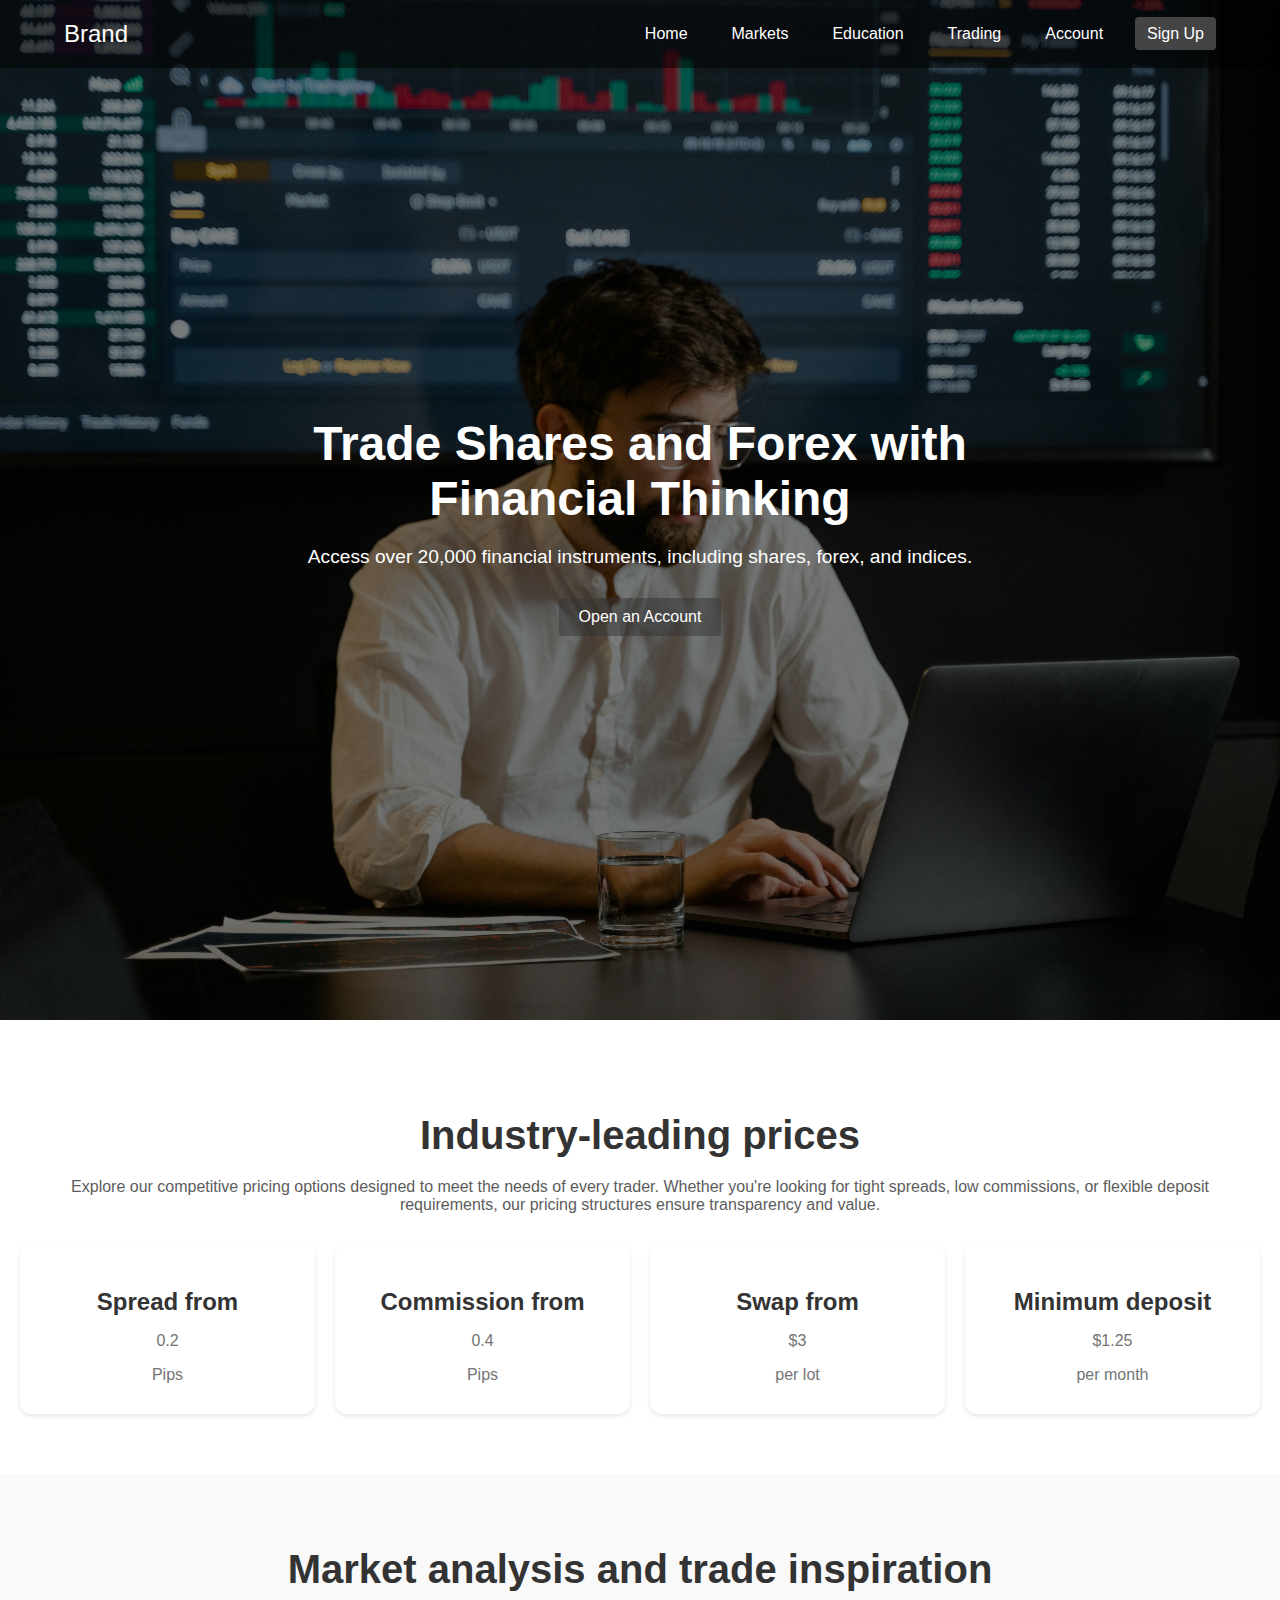
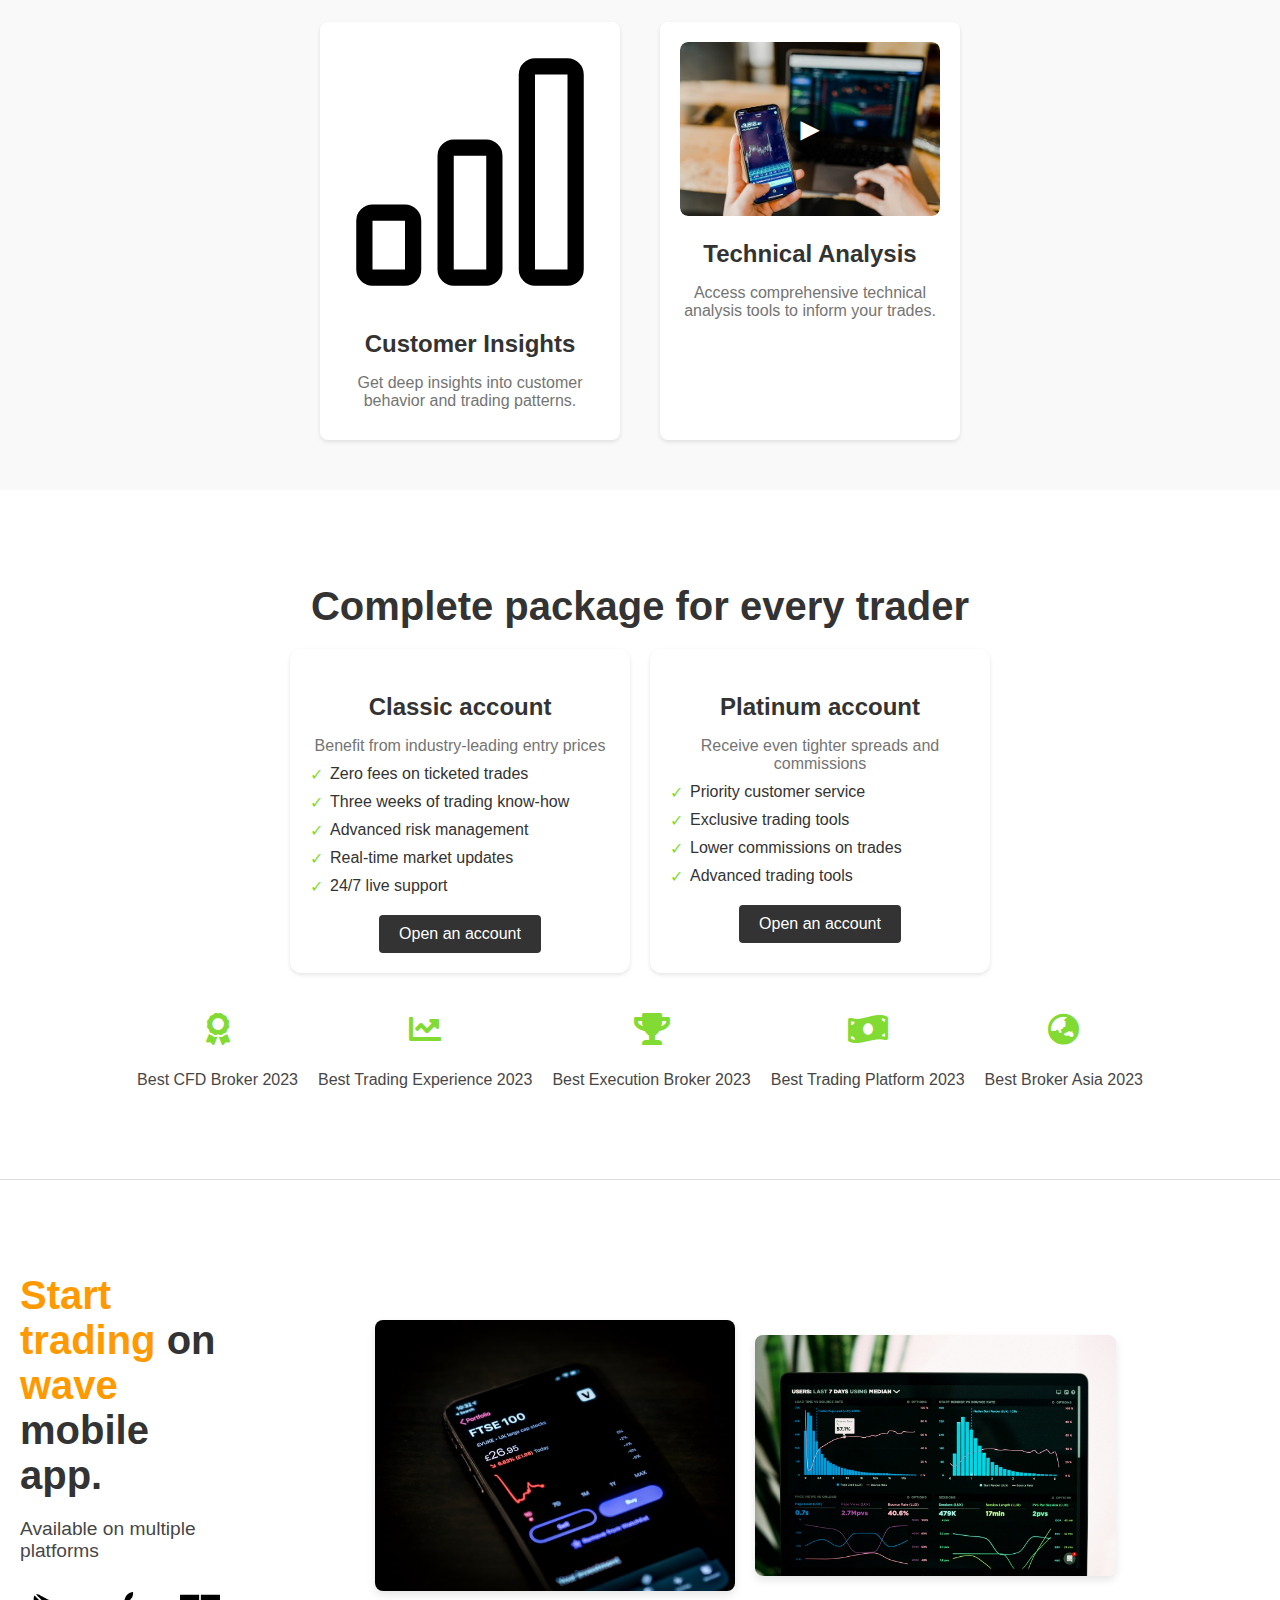
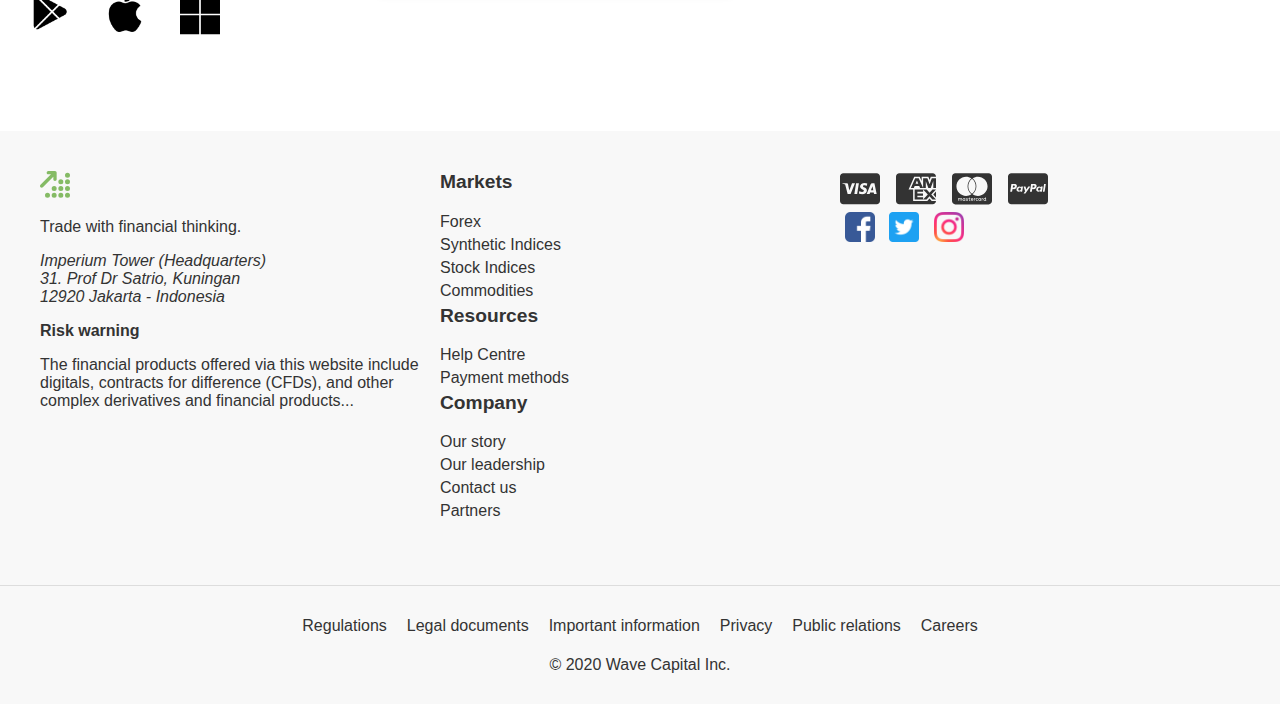
<file: Landing Page/index.html>
<!DOCTYPE html>
<html lang="en">
<head>
    <meta charset="UTF-8">
    <meta name="viewport" content="width=device-width, initial-scale=1.0">
    <title>Landingpage</title>
    <link rel="stylesheet" href="style.css">
    <link rel="stylesheet" href="https://cdnjs.cloudflare.com/ajax/libs/font-awesome/5.15.4/css/all.min.css">
</head>
<body>
    <header class="hero-section">
        <nav>
            <div class="nav-container">
                <a href="#" class="logo">Brand</a>
                <input type="checkbox" id="menu-toggle">
                <label for="menu-toggle" class="menu-icon"><i class="fas fa-bars"></i></label>
                <ul class="menu">
                    <li><a href="#">Home</a></li>
                    <li><a href="#">Markets</a></li>
                    <li><a href="#">Education</a></li>
                    <li><a href="#">Trading</a></li>
                    <li><a href="#">Account</a></li>
                    <li><a href="#" class="signup-link">Sign Up</a></li>
                </ul>
                <ul class="sidebar">
                    <li class="close-button">
                        <a href="#" onclick="hideSidebar()">
                            <svg xmlns="http://www.w3.org/2000/svg" height="26" viewBox="0 96 960 960" width="26">
                                <path d="m249 849-42-42 231-231-231-231 42-42 231 231 231-231 42 42-231 231 231 231-42 42-231-231-231 231Z"/>
                            </svg>
                        </a>
                    </li>
                    <li><a href="#">Home</a></li>
                    <li><a href="#">Markets</a></li>
                    <li><a href="#">Education</a></li>
                    <li><a href="#">Trading</a></li>
                    <li><a href="#">Account</a></li>
                </ul>
            </div>
        </nav>
        <div class="hero-content">
            <h1>Trade Shares and Forex with Financial Thinking</h1>
            <p>Access over 20,000 financial instruments, including shares, forex, and indices.</p>
            <div class="button-group">
                <button>Open an Account</button>
            </div>
        </div>
    </header>
    <section class="prices">
        <h2>Industry-leading prices</h2>
        <p style="opacity: 0.8;">Explore our competitive pricing options designed to meet the needs of every trader. Whether you're looking for tight spreads, low commissions, or flexible deposit requirements, our pricing structures ensure transparency and value.</p>
        <div class="price-cards">
            <div class="card">
                <h3>Spread from</h3>
                <p>0.2</p>
                <p>Pips</p>
            </div>
            <div class="card">
                <h3>Commission from</h3>
                <p>0.4</p>
                <p>Pips</p>
            </div>
            <div class="card">
                <h3>Swap from</h3>
                <p>$3</p>
                <p>per lot</p>
            </div>
            <div class="card">
                <h3>Minimum deposit</h3>
                <p>$1.25</p>
                <p>per month</p>
            </div>
        </div>
    </section>
    <section class="market-analysis">
        <h2>Market analysis and trade inspiration</h2>
        <div class="analysis-cards">
            <div class="card">
                <img src="icons/bar-chart.svg" alt="Customer Insights">
                <h3>Customer Insights</h3>
                <p>Get deep insights into customer behavior and trading patterns.</p>
            </div>
            <div class="card">
                <div class="video-thumbnail">
                    <img src="images/austin-distel-EMPZ7yRZoGw-unsplash.jpg" alt="Technical Analysis">
                    <div class="play-icon">&#9658;</div> 
                </div>
                <h3>Technical Analysis</h3>
                <p>Access comprehensive technical analysis tools to inform your trades.</p>
            </div>
        </div>
    </section>
    <section class="packages">
        <h2><span class="highlight">Complete</span> package for every trader</h2>
        <div class="package-cards">
            <div class="card">
                <h3>Classic account</h3>
                <p>Benefit from industry-leading entry prices</p>
                <ul>
                    <li>Zero fees on ticketed trades</li>
                    <li>Three weeks of trading know-how</li>
                    <li>Advanced risk management</li>
                    <li>Real-time market updates</li>
                    <li>24/7 live support</li>
                </ul>
                <button>Open an account</button>
            </div>
            <div class="card">
                <h3>Platinum account</h3>
                <p>Receive even tighter spreads and commissions</p>
                <ul>
                    <li>Priority customer service</li>
                    <li>Exclusive trading tools</li>
                    <li>Lower commissions on trades</li>
                    <li>Advanced trading tools</li>
                </ul>
                <button>Open an account</button>
            </div>
        </div>
        <div class="awards">
            <div class="award"><i class="fas fa-award"></i><p>Best CFD Broker 2023</p></div>
            <div class="award"><i class="fas fa-chart-line"></i><p>Best Trading Experience 2023</p></div>
            <div class="award"><i class="fas fa-trophy"></i><p>Best Execution Broker 2023</p></div>
            <div class="award"><i class="fas fa-money-bill-wave"></i><p>Best Trading Platform 2023</p></div>
            <div class="award"><i class="fas fa-globe-asia"></i><p>Best Broker Asia 2023</p></div>
        </div>
    </section>
    <section class="start-trading">
        <div class="content">
            <h2><span class="highlight">Start trading</span> on <span class="highlight">wave</span> mobile app.</h2>
            <p>Available on multiple platforms</p>
            <div class="app-icons">
                <a href="#"><img src="icons/googlestore.png" alt="Download from Play Store"></a>
                <a href="#"><img src="icons/appstore (2).png" alt="Download from Apple Store"></a>
                <a href="#"><img src="icons/microsoft.svg" alt="Download from Microsoft Store"></a>
            </div>
        </div>
        <div class="image-container">
            <img src="images/jamie-street-VP4WmibxvcY-unsplash.jpg" alt="Trading App Image 1">
            <img src="images/str2.jpg" alt="Trading App Image 2">
        </div>
    </section>
    
    <footer>
        <div class="footer-container">
            <div class="footer-left">
                <svg xmlns="http://www.w3.org/2000/svg" viewBox="0 0 576 512" width="30px"><!--!Font Awesome Free 6.5.2 by @fontawesome - https://fontawesome.com License - https://fontawesome.com/license/free Copyright 2024 Fonticons, Inc.--><path fill="#85bb65" d="M160 0c-17.7 0-32 14.3-32 32s14.3 32 32 32h50.7L9.4 265.4c-12.5 12.5-12.5 32.8 0 45.3s32.8 12.5 45.3 0L256 109.3V160c0 17.7 14.3 32 32 32s32-14.3 32-32V32c0-17.7-14.3-32-32-32H160zM576 80a48 48 0 1 0 -96 0 48 48 0 1 0 96 0zM448 208a48 48 0 1 0 -96 0 48 48 0 1 0 96 0zM400 384a48 48 0 1 0 0-96 48 48 0 1 0 0 96zm48 80a48 48 0 1 0 -96 0 48 48 0 1 0 96 0zm128 0a48 48 0 1 0 -96 0 48 48 0 1 0 96 0zM272 384a48 48 0 1 0 0-96 48 48 0 1 0 0 96zm48 80a48 48 0 1 0 -96 0 48 48 0 1 0 96 0zM144 512a48 48 0 1 0 0-96 48 48 0 1 0 0 96zM576 336a48 48 0 1 0 -96 0 48 48 0 1 0 96 0zm-48-80a48 48 0 1 0 0-96 48 48 0 1 0 0 96z"/></svg>
                <p>Trade with financial thinking.</p>
                <address>
                    Imperium Tower (Headquarters)<br>
                    31. Prof Dr Satrio, Kuningan<br>
                    12920 Jakarta - Indonesia
                </address>
                <div class="risk-warning">
                    <p><strong>Risk warning</strong></p>
                    <p>The financial products offered via this website include digitals, contracts for difference (CFDs), and other complex derivatives and financial products...</p>
                </div>
            </div>
            <div class="footer-middle">
                <div class="footer-column">
                    <h3>Markets</h3>
                    <ul>
                        <li>Forex</li>
                        <li>Synthetic Indices</li>
                        <li>Stock Indices</li>
                        <li>Commodities</li>
                    </ul>
                </div>
                <div class="footer-column">
                    <h3>Resources</h3>
                    <ul>
                        <li>Help Centre</li>
                        <li>Payment methods</li>
                    </ul>
                </div>
                <div class="footer-column">
                    <h3>Company</h3>
                    <ul>
                        <li>Our story</li>
                        <li>Our leadership</li>
                        <li>Contact us</li>
                        <li>Partners</li>
                    </ul>
                </div>
            </div>
            <div class="footer-right">
                <div class="payment-methods">
                    <svg xmlns="http://www.w3.org/2000/svg" viewBox="0 0 576 512">
                        >
                        <path d="M470.1 231.3s7.6 37.2 9.3 45H446c3.3-8.9 16-43.5 16-43.5-.2 .3 3.3-9.1 5.3-14.9l2.8 13.4zM576 80v352c0 26.5-21.5 48-48 48H48c-26.5 0-48-21.5-48-48V80c0-26.5 21.5-48 48-48h480c26.5 0 48 21.5 48 48zM152.5 331.2L215.7 176h-42.5l-39.3 106-4.3-21.5-14-71.4c-2.3-9.9-9.4-12.7-18.2-13.1H32.7l-.7 3.1c15.8 4 29.9 9.8 42.2 17.1l35.8 135h42.5zm94.4 .2L272.1 176h-40.2l-25.1 155.4h40.1zm139.9-50.8c.2-17.7-10.6-31.2-33.7-42.3-14.1-7.1-22.7-11.9-22.7-19.2 .2-6.6 7.3-13.4 23.1-13.4 13.1-.3 22.7 2.8 29.9 5.9l3.6 1.7 5.5-33.6c-7.9-3.1-20.5-6.6-36-6.6-39.7 0-67.6 21.2-67.8 51.4-.3 22.3 20 34.7 35.2 42.2 15.5 7.6 20.8 12.6 20.8 19.3-.2 10.4-12.6 15.2-24.1 15.2-16 0-24.6-2.5-37.7-8.3l-5.3-2.5-5.6 34.9c9.4 4.3 26.8 8.1 44.8 8.3 42.2 .1 69.7-20.8 70-53zM528 331.4L495.6 176h-31.1c-9.6 0-16.9 2.8-21 12.9l-59.7 142.5H426s6.9-19.2 8.4-23.3H486c1.2 5.5 4.8 23.3 4.8 23.3H528z"/>
                    </svg>
                    <svg xmlns="http://www.w3.org/2000/svg" viewBox="0 0 576 512">
                        
                        <path d="M0 432c0 26.5 21.5 48 48 48H528c26.5 0 48-21.5 48-48v-1.1H514.3l-31.9-35.1-31.9 35.1H246.8V267.1H181L262.7 82.4h78.6l28.1 63.2V82.4h97.2L483.5 130l17-47.6H576V80c0-26.5-21.5-48-48-48H48C21.5 32 0 53.5 0 80V432zm440.4-21.7L482.6 364l42 46.3H576l-68-72.1 68-72.1H525.4l-42 46.7-41.5-46.7H390.5L458 338.6l-67.4 71.6V377.1h-83V354.9h80.9V322.6H307.6V300.2h83V267.1h-122V410.3H440.4zm96.3-72L576 380.2V296.9l-39.3 41.4zm-36.3-92l36.9-100.6V246.3H576V103H515.8l-32.2 89.3L451.7 103H390.5V246.1L327.3 103H276.1L213.7 246.3h43l11.9-28.7h65.9l12 28.7h82.7V146L466 246.3h34.4zM282 185.4l19.5-46.9 19.4 46.9H282z"/>
                    </svg>
                    <svg xmlns="http://www.w3.org/2000/svg" viewBox="0 0 576 512"><!--!Font Awesome Free 6.5.2 by @fontawesome - https://fontawesome.com License - https://fontawesome.com/license/free Copyright 2024 Fonticons, Inc.--><path d="M482.9 410.3c0 6.8-4.6 11.7-11.2 11.7-6.8 0-11.2-5.2-11.2-11.7 0-6.5 4.4-11.7 11.2-11.7 6.6 0 11.2 5.2 11.2 11.7zm-310.8-11.7c-7.1 0-11.2 5.2-11.2 11.7 0 6.5 4.1 11.7 11.2 11.7 6.5 0 10.9-4.9 10.9-11.7-.1-6.5-4.4-11.7-10.9-11.7zm117.5-.3c-5.4 0-8.7 3.5-9.5 8.7h19.1c-.9-5.7-4.4-8.7-9.6-8.7zm107.8 .3c-6.8 0-10.9 5.2-10.9 11.7 0 6.5 4.1 11.7 10.9 11.7 6.8 0 11.2-4.9 11.2-11.7 0-6.5-4.4-11.7-11.2-11.7zm105.9 26.1c0 .3 .3 .5 .3 1.1 0 .3-.3 .5-.3 1.1-.3 .3-.3 .5-.5 .8-.3 .3-.5 .5-1.1 .5-.3 .3-.5 .3-1.1 .3-.3 0-.5 0-1.1-.3-.3 0-.5-.3-.8-.5-.3-.3-.5-.5-.5-.8-.3-.5-.3-.8-.3-1.1 0-.5 0-.8 .3-1.1 0-.5 .3-.8 .5-1.1 .3-.3 .5-.3 .8-.5 .5-.3 .8-.3 1.1-.3 .5 0 .8 0 1.1 .3 .5 .3 .8 .3 1.1 .5s.2 .6 .5 1.1zm-2.2 1.4c.5 0 .5-.3 .8-.3 .3-.3 .3-.5 .3-.8 0-.3 0-.5-.3-.8-.3 0-.5-.3-1.1-.3h-1.6v3.5h.8V426h.3l1.1 1.4h.8l-1.1-1.3zM576 81v352c0 26.5-21.5 48-48 48H48c-26.5 0-48-21.5-48-48V81c0-26.5 21.5-48 48-48h480c26.5 0 48 21.5 48 48zM64 220.6c0 76.5 62.1 138.5 138.5 138.5 27.2 0 53.9-8.2 76.5-23.1-72.9-59.3-72.4-171.2 0-230.5-22.6-15-49.3-23.1-76.5-23.1-76.4-.1-138.5 62-138.5 138.2zm224 108.8c70.5-55 70.2-162.2 0-217.5-70.2 55.3-70.5 162.6 0 217.5zm-142.3 76.3c0-8.7-5.7-14.4-14.7-14.7-4.6 0-9.5 1.4-12.8 6.5-2.4-4.1-6.5-6.5-12.2-6.5-3.8 0-7.6 1.4-10.6 5.4V392h-8.2v36.7h8.2c0-18.9-2.5-30.2 9-30.2 10.2 0 8.2 10.2 8.2 30.2h7.9c0-18.3-2.5-30.2 9-30.2 10.2 0 8.2 10 8.2 30.2h8.2v-23zm44.9-13.7h-7.9v4.4c-2.7-3.3-6.5-5.4-11.7-5.4-10.3 0-18.2 8.2-18.2 19.3 0 11.2 7.9 19.3 18.2 19.3 5.2 0 9-1.9 11.7-5.4v4.6h7.9V392zm40.5 25.6c0-15-22.9-8.2-22.9-15.2 0-5.7 11.9-4.8 18.5-1.1l3.3-6.5c-9.4-6.1-30.2-6-30.2 8.2 0 14.3 22.9 8.3 22.9 15 0 6.3-13.5 5.8-20.7 .8l-3.5 6.3c11.2 7.6 32.6 6 32.6-7.5zm35.4 9.3l-2.2-6.8c-3.8 2.1-12.2 4.4-12.2-4.1v-16.6h13.1V392h-13.1v-11.2h-8.2V392h-7.6v7.3h7.6V416c0 17.6 17.3 14.4 22.6 10.9zm13.3-13.4h27.5c0-16.2-7.4-22.6-17.4-22.6-10.6 0-18.2 7.9-18.2 19.3 0 20.5 22.6 23.9 33.8 14.2l-3.8-6c-7.8 6.4-19.6 5.8-21.9-4.9zm59.1-21.5c-4.6-2-11.6-1.8-15.2 4.4V392h-8.2v36.7h8.2V408c0-11.6 9.5-10.1 12.8-8.4l2.4-7.6zm10.6 18.3c0-11.4 11.6-15.1 20.7-8.4l3.8-6.5c-11.6-9.1-32.7-4.1-32.7 15 0 19.8 22.4 23.8 32.7 15l-3.8-6.5c-9.2 6.5-20.7 2.6-20.7-8.6zm66.7-18.3H408v4.4c-8.3-11-29.9-4.8-29.9 13.9 0 19.2 22.4 24.7 29.9 13.9v4.6h8.2V392zm33.7 0c-2.4-1.2-11-2.9-15.2 4.4V392h-7.9v36.7h7.9V408c0-11 9-10.3 12.8-8.4l2.4-7.6zm40.3-14.9h-7.9v19.3c-8.2-10.9-29.9-5.1-29.9 13.9 0 19.4 22.5 24.6 29.9 13.9v4.6h7.9v-51.7zm7.6-75.1v4.6h.8V302h1.9v-.8h-4.6v.8h1.9zm6.6 123.8c0-.5 0-1.1-.3-1.6-.3-.3-.5-.8-.8-1.1-.3-.3-.8-.5-1.1-.8-.5 0-1.1-.3-1.6-.3-.3 0-.8 .3-1.4 .3-.5 .3-.8 .5-1.1 .8-.5 .3-.8 .8-.8 1.1-.3 .5-.3 1.1-.3 1.6 0 .3 0 .8 .3 1.4 0 .3 .3 .8 .8 1.1 .3 .3 .5 .5 1.1 .8 .5 .3 1.1 .3 1.4 .3 .5 0 1.1 0 1.6-.3 .3-.3 .8-.5 1.1-.8 .3-.3 .5-.8 .8-1.1 .3-.6 .3-1.1 .3-1.4zm3.2-124.7h-1.4l-1.6 3.5-1.6-3.5h-1.4v5.4h.8v-4.1l1.6 3.5h1.1l1.4-3.5v4.1h1.1v-5.4zm4.4-80.5c0-76.2-62.1-138.3-138.5-138.3-27.2 0-53.9 8.2-76.5 23.1 72.1 59.3 73.2 171.5 0 230.5 22.6 15 49.5 23.1 76.5 23.1 76.4 .1 138.5-61.9 138.5-138.4z"/></svg>
                    <svg xmlns="http://www.w3.org/2000/svg" viewBox="0 0 576 512"><!--!Font Awesome Free 6.5.2 by @fontawesome - https://fontawesome.com License - https://fontawesome.com/license/free Copyright 2024 Fonticons, Inc.--><path d="M186.3 258.2c0 12.2-9.7 21.5-22 21.5-9.2 0-16-5.2-16-15 0-12.2 9.5-22 21.7-22 9.3 0 16.3 5.7 16.3 15.5zM80.5 209.7h-4.7c-1.5 0-3 1-3.2 2.7l-4.3 26.7 8.2-.3c11 0 19.5-1.5 21.5-14.2 2.3-13.4-6.2-14.9-17.5-14.9zm284 0H360c-1.8 0-3 1-3.2 2.7l-4.2 26.7 8-.3c13 0 22-3 22-18-.1-10.6-9.6-11.1-18.1-11.1zM576 80v352c0 26.5-21.5 48-48 48H48c-26.5 0-48-21.5-48-48V80c0-26.5 21.5-48 48-48h480c26.5 0 48 21.5 48 48zM128.3 215.4c0-21-16.2-28-34.7-28h-40c-2.5 0-5 2-5.2 4.7L32 294.2c-.3 2 1.2 4 3.2 4h19c2.7 0 5.2-2.9 5.5-5.7l4.5-26.6c1-7.2 13.2-4.7 18-4.7 28.6 0 46.1-17 46.1-45.8zm84.2 8.8h-19c-3.8 0-4 5.5-4.2 8.2-5.8-8.5-14.2-10-23.7-10-24.5 0-43.2 21.5-43.2 45.2 0 19.5 12.2 32.2 31.7 32.2 9 0 20.2-4.9 26.5-11.9-.5 1.5-1 4.7-1 6.2 0 2.3 1 4 3.2 4H200c2.7 0 5-2.9 5.5-5.7l10.2-64.3c.3-1.9-1.2-3.9-3.2-3.9zm40.5 97.9l63.7-92.6c.5-.5 .5-1 .5-1.7 0-1.7-1.5-3.5-3.2-3.5h-19.2c-1.7 0-3.5 1-4.5 2.5l-26.5 39-11-37.5c-.8-2.2-3-4-5.5-4h-18.7c-1.7 0-3.2 1.8-3.2 3.5 0 1.2 19.5 56.8 21.2 62.1-2.7 3.8-20.5 28.6-20.5 31.6 0 1.8 1.5 3.2 3.2 3.2h19.2c1.8-.1 3.5-1.1 4.5-2.6zm159.3-106.7c0-21-16.2-28-34.7-28h-39.7c-2.7 0-5.2 2-5.5 4.7l-16.2 102c-.2 2 1.3 4 3.2 4h20.5c2 0 3.5-1.5 4-3.2l4.5-29c1-7.2 13.2-4.7 18-4.7 28.4 0 45.9-17 45.9-45.8zm84.2 8.8h-19c-3.8 0-4 5.5-4.3 8.2-5.5-8.5-14-10-23.7-10-24.5 0-43.2 21.5-43.2 45.2 0 19.5 12.2 32.2 31.7 32.2 9.3 0 20.5-4.9 26.5-11.9-.3 1.5-1 4.7-1 6.2 0 2.3 1 4 3.2 4H484c2.7 0 5-2.9 5.5-5.7l10.2-64.3c.3-1.9-1.2-3.9-3.2-3.9zm47.5-33.3c0-2-1.5-3.5-3.2-3.5h-18.5c-1.5 0-3 1.2-3.2 2.7l-16.2 104-.3 .5c0 1.8 1.5 3.5 3.5 3.5h16.5c2.5 0 5-2.9 5.2-5.7L544 191.2v-.3zm-90 51.8c-12.2 0-21.7 9.7-21.7 22 0 9.7 7 15 16.2 15 12 0 21.7-9.2 21.7-21.5 .1-9.8-6.9-15.5-16.2-15.5z"/></svg>
                </div>
                <div class="social-icons">
                    <a href="#"><img src="icons/facebook.png" alt="Facebook"></a>
                    <a href="#"><img src="icons/twitter.png" alt="Twitter"></a>
                    <a href="#"><img src="icons/instagram.png" alt="Instagram"></a>
                </div>
            </div>
        </div>
        <div class="footer-bottom">
            <ul>
                <li>Regulations</li>
                <li>Legal documents</li>
                <li>Important information</li>
                <li>Privacy</li>
                <li>Public relations</li>
                <li>Careers</li>
            </ul>
            <p>&copy; 2020 Wave Capital Inc.</p>
        </div>
    </footer>
    <script>
        document.querySelector('.menu-icon').addEventListener('click', function() {
            document.querySelector('.sidebar').classList.toggle('open');
        });
    
        function hideSidebar() {
            document.querySelector('.sidebar').classList.remove('open');
        }
    </script>
    
</body>
</html>
</file>
<file: Landing Page/style.css>
body {
    font-family: 'Roboto', sans-serif; 
    margin: 0;
    padding: 0;
    background-color: #f4f4f4;
    color: #333;
}

header.hero-section {
    background: linear-gradient(rgba(0, 0, 0, 0.5), rgba(0, 0, 0, 0.5)), url('images/img1.jpg') no-repeat center center/cover;
    color: #fff;
    text-align: center;
    padding: 60px 20px;
    position: relative;
    min-height: 100vh; 
    display: flex;
    flex-direction: column;
    justify-content: center;
    align-items: center;
}

header.hero-section nav {
    position: absolute;
    top: 0;
    width: 100%;
    display: flex;
    justify-content: center;
    align-items: center;
    padding: 20px 0;
    background-color: rgba(0, 0, 0, 0.5);
}

header.hero-section nav .nav-container {
    display: flex;
    justify-content: space-between;
    align-items: center;
    width: 90%;
    max-width: 1200px;
}

header.hero-section nav .logo {
    font-size: 1.5em;
    color: #fff;
    text-decoration: none;
    margin-right: auto;
}

header.hero-section nav .menu {
    list-style: none;
    display: flex;
    margin: 0;
    padding: 0;
}

header.hero-section nav .menu li {
    margin-left: 20px;
}

header.hero-section nav .menu li a {
    color: #fff;
    text-decoration: none;
    padding: 8px 12px;
    border-radius: 4px;
    transition: background-color 0.3s, color 0.3s;
}

header.hero-section nav .menu li a:hover,
header.hero-section nav .menu li a.signup-link {
    background-color: #444; 
    color: #fff;
}

header.hero-section nav #menu-toggle {
    display: none;
}

header.hero-section nav .menu-icon {
    display: none;
    color: #fff;
    font-size: 1.5em;
    cursor: pointer;
    margin-left: auto;
}


header.hero-section nav .sidebar {
    position: fixed;
    top: 0;
    right: 0;
    width: 250px;
    height: 100%;
    background-color: #333; /* Sidebar arka plan rengi */
    color: #fff; /* Yazı rengi */
    box-shadow: -2px 0 5px rgba(0, 0, 0, 0.5); /* Gölgelendirme */
    padding: 20px; /* İçerik paddingi */
    transition: transform 0.3s ease; /* Geçiş efekti */
    transform: translateX(100%); /* Başlangıçta gizli */
}

header.hero-section nav .sidebar.open {
    transform: translateX(0); /* Açıldığında görünür hale gelir */
}

header.hero-section nav .sidebar  {
    display: flex; 
    flex-direction: column; 
    list-style: none; 
    padding: 0; 
}

header.hero-section nav .sidebar li {
    margin-bottom: 20px;
}

header.hero-section nav .sidebar li a {
    display: inline-block; 
    position: relative;
    color: #fff; 
    text-decoration: none; 
    font-size: 1.2em; 
    padding: 10px 0; 
    transition: color 0.3s; 
}

header.hero-section nav .sidebar  li a:hover {
    color: #f0f0f0; 
    border-bottom: 1px solid rgba(255, 255, 255, 0.3); 
}

header.hero-section nav .sidebar .close-button {
    display: flex; 
    justify-content: flex-end; 
    text-decoration: none; 
}

header.hero-section nav .sidebar .close-button a {
    text-decoration: none; 
    font-size: 1.5em; 
    color: #fff; 
    cursor: pointer; 
    margin-bottom: 20px;
    display: block; 
}


@media (max-width: 768px) {
    header.hero-section nav .menu {
        display: none;
    }
    header.hero-section nav .menu-icon {
        display: block;
    }
}

header.hero-section .hero-content {
    max-width: 800px;
    margin: 0 auto;
}

header.hero-section .hero-content h1 {
    font-size: 3em;
    margin-bottom: 20px;
}

header.hero-section .hero-content p {
    font-size: 1.2em;
    margin-bottom: 30px;
}

header.hero-section .button-group button {
    background-color: rgba(51, 51, 51, 0.5); 
    color: #fff;
    padding: 10px 20px;
    border: none;
    border-radius: 4px;
    cursor: pointer;
    font-size: 1em;
    transition: background-color 0.3s;
}

header.hero-section .button-group button:hover {
    background-color: #444; 
}

.hidden {
    display: none;
}



section.market-analysis {
    padding: 40px 20px;
    text-align: center;
    background-color: #f9f9f9;
}

section.market-analysis h2 {
    font-size: 2.5em;
    margin-bottom: 20px;
}

section.market-analysis .analysis-cards {
    display: flex;
    justify-content: center;
    flex-wrap: wrap;
    gap: 20px;
}

section.market-analysis .analysis-cards .card {
    background-color: #fff;
    box-shadow: 0 2px 4px rgba(0, 0, 0, 0.1);
    border-radius: 8px;
    padding: 20px;
    flex: 1;
    max-width: 300px;
    box-sizing: border-box;
    margin: 10px;
}

section.market-analysis .analysis-cards .card img {
    width: 100%;
    height: auto;
    border-radius: 8px;
}

section.market-analysis .analysis-cards .card .video-thumbnail {
    position: relative;
    overflow: hidden;
    border-radius: 8px;
}

section.market-analysis .analysis-cards .card .video-thumbnail img {
    width: 100%;
    height: auto;
    display: block;
}

section.market-analysis .analysis-cards .card .video-thumbnail .play-icon {
    position: absolute;
    top: 50%;
    left: 50%;
    transform: translate(-50%, -50%);
    font-size: 2em;
    color: #fff;
    background: rgba(0, 0, 0, 0.5);
    border-radius: 50%;
    width: 50px;
    height: 50px;
    display: flex;
    justify-content: center;
    align-items: center;
}

@media (max-width: 768px) {
    section.market-analysis .analysis-cards {
        flex-direction: column;
        align-items: center;
    }

    section.market-analysis .analysis-cards .card {
        max-width: 90%;
    }
}

.start-trading {
    background-color: #fff;
    padding: 60px 20px;
    display: flex;
    flex-direction: column;
    align-items: center;
    text-align: center;
    border-top: 1px solid #ddd;
}

.start-trading .content {
    max-width: 800px;
    margin-bottom: 30px;
}

.start-trading .content h2 {
    font-size: 2.5em;
    margin-bottom: 20px;
    font-weight: 600;
}

.start-trading .content .highlight {
    color: #ff9900; 
}

.start-trading .content p {
    font-size: 1.2em;
    margin-bottom: 30px;
}

.start-trading .app-icons {
    display: flex;
    justify-content: center;
    gap: 15px;
    margin-bottom: 30px;
}

.start-trading .app-icons a {
    display: inline-block;
    margin: 0 10px;
}

.start-trading .app-icons img {
    width: 40px;
    height: auto;
}

.start-trading .image-container {
    display: flex;
    justify-content: center;
    align-items: center;
    gap: 20px;
    max-width: 100%;
}

.start-trading .image-container img {
    width: 45%; 
    border-radius: 8px;
    box-shadow: 0 4px 8px rgba(0, 0, 0, 0.1);
}


@media (min-width: 768px) {
    .start-trading {
        flex-direction: row;
        justify-content: space-between;
        text-align: left;
    }

    .start-trading .content {
        text-align: left;
        margin-bottom: 0;
    }

    .start-trading .image-container img {
        width: 35%; 
    }
}


section {
    padding: 60px 20px;
    text-align: center;
    background-color: #fff;
}

section h2 {
    font-size: 2.5em;
    margin-bottom: 20px;
}

section p {
    font-size: 1em;
    margin-bottom: 30px;
    opacity: 0.9;
}

section .price-cards, 
section .analysis-cards, 
section .package-cards {
    display: flex;
    justify-content: center;
    flex-wrap: wrap;
    gap: 20px;
}

section .card {
    background-color: #fff;
    box-shadow: 0 2px 4px rgba(0, 0, 0, 0.1);
    border-radius: 12px;
    padding: 20px;
    flex: 1;
    max-width: 300px;
    transition: transform 0.3s, box-shadow 0.3s;
}

section .card:hover {
    transform: translateY(-10px);
    box-shadow: 0 4px 8px rgba(0, 0, 0, 0.2);
}

section .card h3 {
    font-size: 1.5em;
    margin-bottom: 10px;
    color: #333;
}

section .card p {
    font-size: 1em;
    margin-bottom: 10px;
    color: #666;
}

section .card ul {
    list-style: none;
    padding: 0;
    margin: 0;
}

section .card ul li {
    text-align: left;
    margin-bottom: 10px;
    position: relative;
    padding-left: 20px;
}

section .card ul li::before {
    content: '✓';
    position: absolute;
    left: 0;
    color: #82DB32;
}

section .card button {
    background-color: #333;
    color: #fff;
    padding: 10px 20px;
    border: none;
    border-radius: 4px;
    cursor: pointer;
    font-size: 1em;
    transition: background-color 0.3s, transform 0.3s;
    margin-top: 10px;
}

section .card button:hover {
    background-color: #444;
    transform: scale(1.05);
}

section .awards {
    display: flex;
    justify-content: center;
    flex-wrap: wrap;
    gap: 20px;
    margin-top: 40px;
}

section .awards .award {
    display: flex;
    flex-direction: column;
    align-items: center;
}

section .awards .award i {
    font-size: 2em;
    color: #82DB32;
    margin-bottom: 10px;
}

section .awards .award p {
    font-size: 1em;
}

section .start-trading {
    background-color: #333;
    color: #fff;
    padding: 40px 20px;
    text-align: left;
    display: flex;
    flex-direction: column;
    align-items: center;
}

section .start-trading .content {
    max-width: 600px;
}

section .start-trading .content h2 {
    font-size: 2em;
    margin-bottom: 20px;
}

section .start-trading .content p {
    font-size: 1.2em;
    margin-bottom: 30px;
}

section .start-trading .app-icons a {
    display: inline-block;
    margin-right: 20px;
}

section .start-trading .image-container {
    display: none;
}

footer {
    background-color: #f8f8f8;
    padding: 20px 0;
    color: #333;
    font-family: Arial, sans-serif;
}

.footer-container {
    display: flex;
    flex-wrap: wrap;
    justify-content: space-between;
    max-width: 1200px;
    margin: 0 auto;
    padding: 20px;
}

.footer-left, .footer-middle, .footer-right {
    flex: 1;
    min-width: 200px;
    margin-bottom: 20px;
}

.footer-logo {
    max-width: 150px;
}

.footer-column h3 {
    margin-top: 0;
    font-size: 1.2em;
}

.footer-column ul {
    list-style: none;
    padding: 0;
    margin: 0;
}

.footer-column ul li {
    margin: 5px 0;
}

.footer-right .payment-methods {
    display: flex;
    align-items: center;
    gap: 1rem;
}

.footer-right .payment-methods svg {
    width: 40px;
    height: auto;
    fill: #333;
    transition: fill 0.3s;
}
.footer-right .payment-methods svg:hover {
    fill: #007bff;
}

@media (min-width: 320px) {
    .payment-methods i {
        font-size: 30px;
    }
}

@media (min-width: 480px) {
    .payment-methods i {
        font-size: 40px;
    }
}

@media (min-width: 768px) {
    .payment-methods i {
        font-size: 50px;
    }
}

@media (min-width: 1024px) {
    .payment-methods i {
        font-size: 60px;
    }
}

.social-icons a {
    display: inline-block;
    width: 30px;
    height: 30px;
    margin: 5px;
}

.social-icons img {
    width: 100%;
    height: 100%;
    object-fit: cover;
}

.footer-bottom {
    text-align: center;
    border-top: 1px solid #ddd;
    padding: 10px 0;
    margin-top: 20px;
}

.footer-bottom ul {
    list-style: none;
    padding: 0;
    display: flex;
    justify-content: center;
    flex-wrap: wrap;
}

.footer-bottom ul li {
    margin: 5px 10px;
}

.footer-bottom p {
    margin: 10px 0 0;
}

@media (max-width: 768px) {
    .footer-left, .footer-middle, .footer-right {
        flex: 100%;
        text-align: center;
    }
    .footer-column ul {
        text-align: center;
    }
}
</file>
